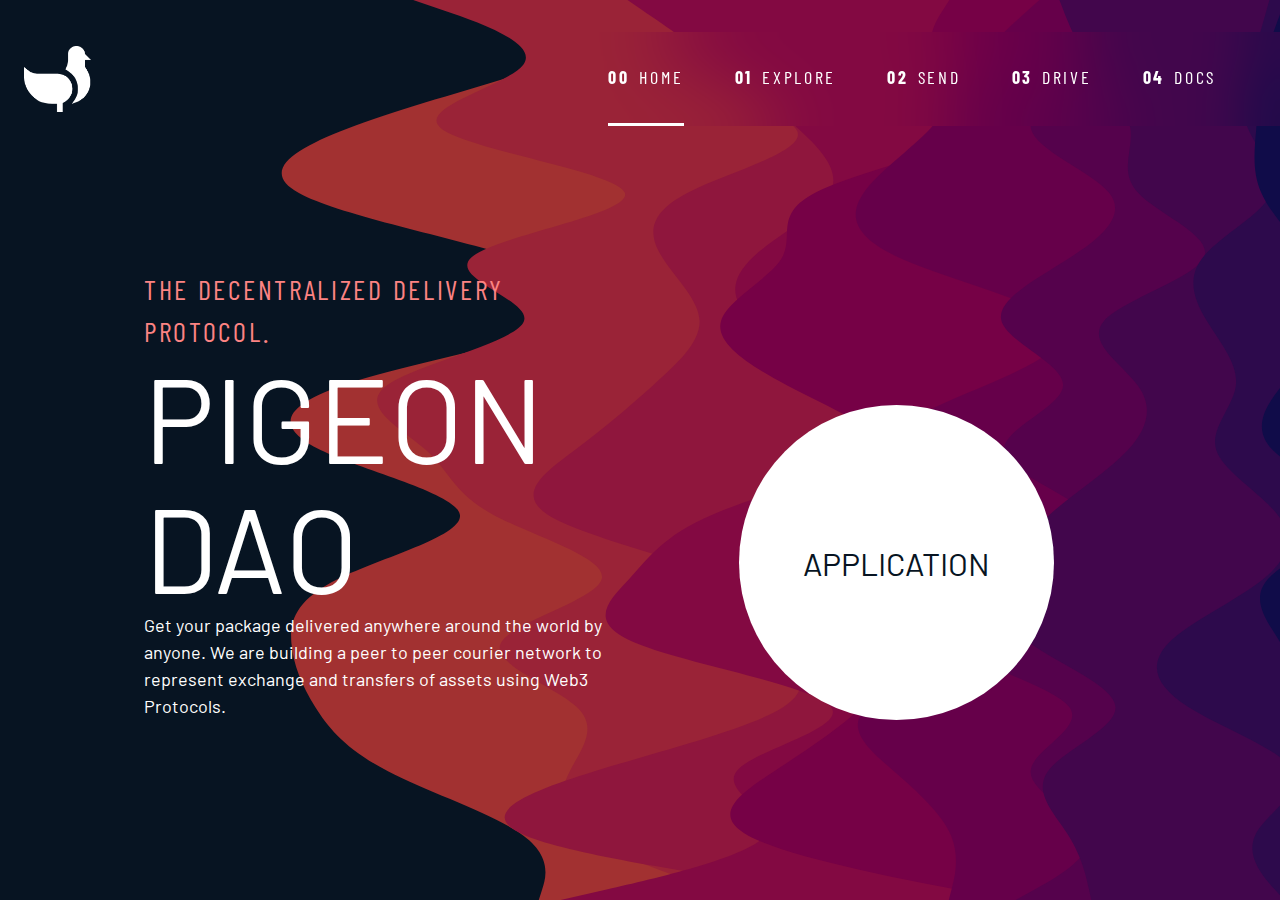
<file: starter-code/index.html>
<!DOCTYPE html>
<html lang="en">

<head>
  <meta charset="UTF-8">
  <meta name="viewport" content="width=device-width, initial-scale=1.0">

  <link rel="icon" type="image/png" sizes="32x32" href="./assets/favicon-32x32.png">
  <!-- Google fonts -->
  <link rel="preconnect" href="https://fonts.googleapis.com">
  <link rel="preconnect" href="https://fonts.gstatic.com" crossorigin>
  <link
    href="https://fonts.googleapis.com/css2?family=Barlow+Condensed:wght@400;700&family=Bellefair&family=Barlow:wght@400;700&display=swap"
    rel="stylesheet">
  <link href="https://fonts.googleapis.com/css2?family=Francois+One&family=Inter:wght@100;200;400;700;800&display=swap"
    rel="stylesheet" />
  <!-- Our custom CSS -->
  <link rel="stylesheet" href="index.css">
  <title>Pigeon DAO | Home of the Decentralized Courier Network</title>
  <script src="navigation.js" defer></script>
</head>


<body class="home">
  <a class="skip-to-content" href="#main">Skip to content</a>
  <header class="primary-header flex">
    <div>
      <img src="./assets/shared/logo.png" alt="Pigeon DAO logo" class="logo">
    </div>
    <button class="mobile-nav-toggle" aria-controls="primary-navigation"><span class="sr-only"
        aria-expanded="false">Menu</span></button>
    <nav>
      <ul id="primary-navigation" data-visible="false" class="primary-navigation underline-indicators flex">
        <li class="active"><a class="ff-sans-cond uppercase text-white letter-spacing-2" href="index.html"><span
              aria-hidden="true">00</span>Home</a>
        <li><a class="ff-sans-cond uppercase text-white letter-spacing-2" href="explore.html"><span
              aria-hidden="true">01</span>Explore</a>
        <li><a class="ff-sans-cond uppercase text-white letter-spacing-2" href="send.html"><span
              aria-hidden="true">02</span>Send</a>
        <li><a class="ff-sans-cond uppercase text-white letter-spacing-2" href="drive.html"><span
              aria-hidden="true">03</span>Drive</a>
        <li><a class="ff-sans-cond uppercase text-white letter-spacing-2" target="_blank"
            href="https://docs.pigeondao.org/"><span aria-hidden="true">04</span>Docs</a>
      </ul>
    </nav>
  </header>


  <main id="main" class="grid-container grid-container--home">

    <div>
      <h1 class="text-accent fs-500 ff-sans-cond uppercase letter-spacing-2">The decentralized delivery protocol.
      </h1>
      <span class="d-block fs-900 ff-serif text-white uppercase">Pigeon DAO</span>
      </h1>

      <p>Get your package delivered anywhere around the world by anyone. We are building a peer to peer courier network
        to represent exchange and transfers of assets using Web3 Protocols.</p>
    </div>
    <div>
      <a href="https://app.pigeondao.org/" class="large-button uppercase ff-serif text-dark bg-white">Application</a>
    </div>
  </main>



</body>

</html>
</file>
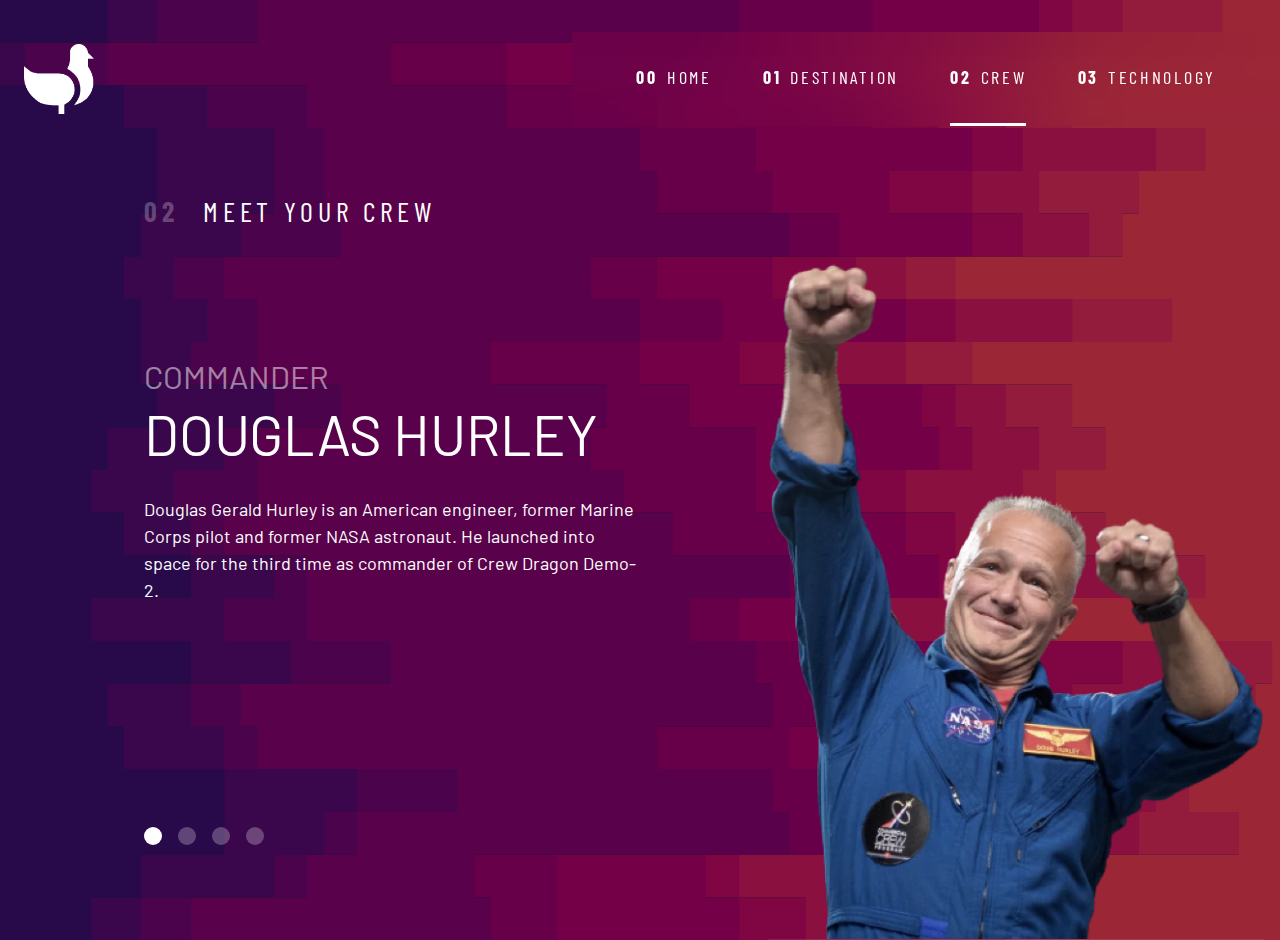
<file: starter-code/crew.html>
<!DOCTYPE html>
<html lang="en" data-theme="dark" style="color-scheme: dark;">

<head>
  <meta charset="UTF-8">
  <meta name="viewport" content="width=device-width, initial-scale=1.0">

  <link rel="icon" type="image/png" sizes="32x32" href="./assets/favicon-32x32.png">
  <!-- Google fonts -->
  <link rel="preconnect" href="https://fonts.googleapis.com">
  <link rel="preconnect" href="https://fonts.gstatic.com" crossorigin>
  <link
    href="https://fonts.googleapis.com/css2?family=Barlow+Condensed:wght@400;700&family=Bellefair&family=Barlow:wght@400;700&display=swap"
    rel="stylesheet">

  <!-- Our custom CSS -->
  <link rel="stylesheet" href="index.css">
  <title>Frontend Mentor | Space tourism website</title>
  <script src="navigation.js" defer></script>
  <script src="tabs.js" defer></script>
</head>

<body class="crew">
  <a class="skip-to-content" href="#main">Skip to content</a>
  <header class="primary-header flex">
    <div>
      <img src="./assets/shared/logo.png" alt="Pigeon DAO logo" class="logo">
    </div>
    <button class="mobile-nav-toggle" aria-controls="primary-navigation"><span class="sr-only"
        aria-expanded="false">Menu</span></button>
    <nav>
      <ul id="primary-navigation" data-visible="false" class="primary-navigation underline-indicators flex">
        <li><a class="ff-sans-cond uppercase text-white letter-spacing-2" href="index.html"><span
              aria-hidden="true">00</span>Home</a>
        <li><a class="ff-sans-cond uppercase text-white letter-spacing-2" href="destination.html"><span
              aria-hidden="true">01</span>Destination</a>
        <li class="active"><a class="ff-sans-cond uppercase text-white letter-spacing-2" href="crew.html"><span
              aria-hidden="true">02</span>Crew</a>
        <li><a class="ff-sans-cond uppercase text-white letter-spacing-2" href="technology.html"><span
              aria-hidden="true">03</span>Technology</a>
      </ul>
    </nav>
  </header>


  <main id="main" class="grid-container grid-container--crew flow">
    <h1 class="numbered-title"><span aria-hidden="true">02</span> Meet your crew</h1>





    <div class="dot-indicators flex" role="tablist" aria-label="crew member list">
      <button aria-selected="true" aria-controls="commander-tab" role="tab" data-image="commander-image"
        tabindex="0"><span class="sr-only">The commander</span></button>
      <button aria-selected="false" aria-controls="mission-tab" role="tab" data-image="mission-image"
        tabindex="-1"><span class="sr-only">The mission specialist</span></button>
      <button aria-selected="false" aria-controls="pilot-tab" role="tab" data-image="pilot-image" tabindex="-1"><span
          class="sr-only">The pilot</span></button>
      <button aria-selected="false" aria-controls="crew-tab" role="tab" data-image="crew-image" tabindex="-1"><span
          class="sr-only">The crew engineer</span></button>
    </div>

    <!-- commander -->
    <article class="crew-details flow" id="commander-tab" role="tabpanel" tabindex="0">
      <header class="flow flow--space-small">
        <h2 class="fs-600 ff-serif uppercase">Commander</h2>
        <p class="fs-700 uppercase ff-serif">Douglas Hurley</p>
      </header>
      <p>Douglas Gerald Hurley is an American engineer, former Marine Corps pilot
        and former NASA astronaut. He launched into space for the third time as
        commander of Crew Dragon Demo-2.</p>
    </article>

    <!-- mission specialist -->
    <article hidden class="crew-details flow" id="mission-tab" role="tabpanel" tabindex="0">
      <header class="flow flow--space-small">
        <h2 class="fs-600 ff-serif uppercase">Mission Specialist</h2>
        <p class="fs-700 uppercase ff-serif">Mark SHuttleworth</p>
      </header>
      <p>Mark Richard Shuttleworth is the founder and CEO of Canonical, the company behind
        the Linux-based Ubuntu operating system. Shuttleworth became the first South
        African to travel to space as a space tourist.</p>
    </article>

    <!-- pilot -->
    <article hidden class="crew-details flow" id="pilot-tab" role="tabpanel" tabindex="0">
      <header class="flow flow--space-small">
        <h2 class="fs-600 ff-serif uppercase">Pilot</h2>
        <p class="fs-700 uppercase ff-serif">Victor Glover</p>
      </header>
      <p>Pilot on the first operational flight of the SpaceX Crew Dragon to the
        International Space Station. Glover is a commander in the U.S. Navy where
        he pilots an F/A-18.He was a crew member of Expedition 64, and served as a
        station systems flight engineer.</p>
    </article>

    <!-- engineer -->
    <article hidden class="crew-details flow" id="crew-tab" role="tabpanel" tabindex="0">
      <header class="flow flow--space-small">
        <h2 class="fs-600 ff-serif uppercase">Flight Engineer</h2>
        <p class="fs-700 uppercase ff-serif">Anousheh Ansari</p>
      </header>
      <p>Anousheh Ansari is an Iranian American engineer and co-founder of Prodea Systems.
        Ansari was the fourth self-funded space tourist, the first self-funded woman to
        fly to the ISS, and the first Iranian in space.</p>
    </article>


    <picture id="commander-image">
      <source srcset="assets/crew/image-douglas-hurley.webp" type="image/webp">
      <img src="assets/crew/image-douglas-hurley.png" alt="Douglas Hurley">
    </picture>
    <picture hidden id="mission-image">
      <source srcset="assets/crew/image-mark-shuttleworth.webp" type="image/webp">
      <img src="assets/crew/image-mark-shuttleworth.png" alt="Douglas Hurley">
    </picture>
    <picture hidden id="pilot-image">
      <source srcset="assets/crew/image-victor-glover.webp" type="image/webp">
      <img src="assets/crew/image-victor-glover.png" alt="Douglas Hurley">
    </picture>
    <picture hidden id="crew-image">
      <source srcset="assets/crew/image-anousheh-ansari.webp" type="image/webp">
      <img src="assets/crew/image-anousheh-ansari.png" alt="Douglas Hurley">
    </picture>
  </main>
</body>

</html>
</file>
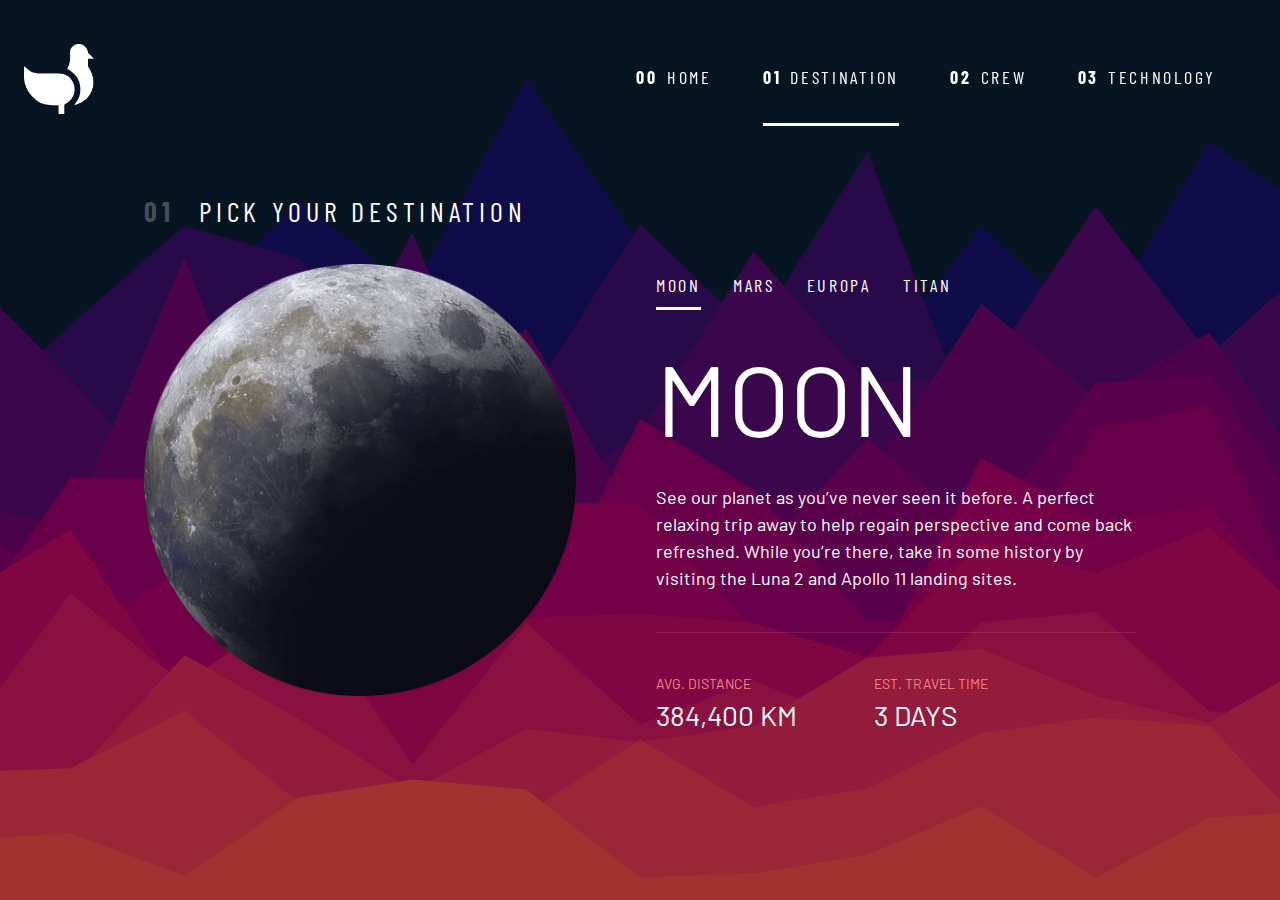
<file: starter-code/destination.html>
<!DOCTYPE html>
<html lang="en">

<head>
  <meta charset="UTF-8">
  <meta name="viewport" content="width=device-width, initial-scale=1.0">

  <link rel="icon" type="image/png" sizes="32x32" href="./assets/favicon-32x32.png">
  <!-- Google fonts -->
  <link rel="preconnect" href="https://fonts.googleapis.com">
  <link rel="preconnect" href="https://fonts.gstatic.com" crossorigin>
  <link
    href="https://fonts.googleapis.com/css2?family=Barlow+Condensed:wght@400;700&family=Bellefair&family=Barlow:wght@400;700&display=swap"
    rel="stylesheet">

  <!-- Our custom CSS -->
  <link rel="stylesheet" href="index.css">
  <title>Frontend Mentor | Space tourism website</title>
  <script src="navigation.js" defer></script>
  <script src="tabs.js" defer></script>
</head>

<body class="destination">
  <a class="skip-to-content" href="#main">Skip to content</a>
  <header class="primary-header flex">
    <div>
      <img src="./assets/shared/logo.png" alt="Pigeon DAO logo" class="logo">
    </div>
    <button class="mobile-nav-toggle" aria-controls="primary-navigation"><span class="sr-only"
        aria-expanded="false">Menu</span></button>
    <nav>
      <ul id="primary-navigation" data-visible="false" class="primary-navigation underline-indicators flex">
        <li><a class="ff-sans-cond uppercase text-white letter-spacing-2" href="index.html"><span
              aria-hidden="true">00</span>Home</a>
        <li class="active"><a class="ff-sans-cond uppercase text-white letter-spacing-2" href="destination.html"><span
              aria-hidden="true">01</span>Destination</a>
        <li><a class="ff-sans-cond uppercase text-white letter-spacing-2" href="crew.html"><span
              aria-hidden="true">02</span>Crew</a>
        <li><a class="ff-sans-cond uppercase text-white letter-spacing-2" href="technology.html"><span
              aria-hidden="true">03</span>Technology</a>
      </ul>
    </nav>
  </header>

  <main id="main" class="grid-container grid-container--destination flow">
    <h1 class="numbered-title"><span aria-hidden="true">01</span> Pick your destination</h1>




    <div class="tab-list underline-indicators flex" role="tablist" aria-label="destination list">
      <button aria-selected="true" role="tab" aria-controls="moon-tab"
        class="uppercase ff-sans-cond text-accent letter-spacing-2" tabindex="0" data-image="moon-image">Moon</button>
      <button aria-selected="false" role="tab" aria-controls="mars-tab"
        class="uppercase ff-sans-cond text-accent letter-spacing-2" tabindex="-1" data-image="mars-image">Mars</button>
      <button aria-selected="false" role="tab" aria-controls="europa-tab"
        class="uppercase ff-sans-cond text-accent letter-spacing-2" tabindex="-1"
        data-image="europa-image">Europa</button>
      <button aria-selected="false" role="tab" aria-controls="titan-tab"
        class="uppercase ff-sans-cond text-accent letter-spacing-2" tabindex="-1"
        data-image="titan-image">Titan</button>
    </div>

    <!-- The moon -->
    <article class="destination-info flow" id="moon-tab" tabindex="0" role="tabpanel">
      <h2 class="fs-800 uppercase ff-serif">Moon</h2>

      <p>See our planet as you’ve never seen it before. A perfect relaxing trip away to help
        regain perspective and come back refreshed. While you’re there, take in some history
        by visiting the Luna 2 and Apollo 11 landing sites.</p>

      <div class="destination-meta flex">
        <div>
          <h3 class="text-accent fs-200 uppercase">Avg. distance</h3>
          <p class="ff-serif uppercase">384,400 km</p>
        </div>
        <div>
          <h3 class="text-accent fs-200 uppercase">Est. travel time</h3>
          <p class="ff-serif uppercase">3 days</p>
        </div>
      </div>
    </article>

    <!-- Mars -->
    <article hidden class="destination-info flow" id="mars-tab" tabindex="0" role="tabpanel">
      <h2 class="fs-800 uppercase ff-serif">Mars</h2>

      <p>Don’t forget to pack your hiking boots. You’ll need them to tackle Olympus Mons,
        the tallest planetary mountain in our solar system. It’s two and a half times
        the size of Everest!</p>

      <div class="destination-meta flex">
        <div>
          <h3 class="text-accent fs-200 uppercase">Avg. distance</h3>
          <p class="ff-serif uppercase">225 mil. km</p>
        </div>
        <div>
          <h3 class="text-accent fs-200 uppercase">Est. travel time</h3>
          <p class="ff-serif uppercase">9 months</p>
        </div>
      </div>
    </article>

    <!-- Europa -->
    <article hidden class="destination-info flow" id="europa-tab" tabindex="0" role="tabpanel">
      <h2 class="fs-800 uppercase ff-serif">Europa</h2>

      <p>The smallest of the four Galilean moons orbiting Jupiter, Europa is a
        winter lover’s dream. With an icy surface, it’s perfect for a bit of
        ice skating, curling, hockey, or simple relaxation in your snug
        wintery cabin.</p>
      <div class="destination-meta flex">
        <div>
          <h3 class="text-accent fs-200 uppercase">Avg. distance</h3>
          <p class="ff-serif uppercase">628 mil. km</p>
        </div>
        <div>
          <h3 class="text-accent fs-200 uppercase">Est. travel time</h3>
          <p class="ff-serif uppercase">3 years</p>
        </div>
      </div>
    </article>

    <!-- Titan -->
    <article hidden class="destination-info flow" id="titan-tab" tabindex="0" role="tabpanel">
      <h2 class="fs-800 uppercase ff-serif">Titan</h2>

      <p>The only moon known to have a dense atmosphere other than Earth, Titan
        is a home away from home (just a few hundred degrees colder!). As a
        bonus, you get striking views of the Rings of Saturn.</p>

      <div class="destination-meta flex">
        <div>
          <h3 class="text-accent fs-200 uppercase">Avg. distance</h3>
          <p class="ff-serif uppercase">1.6 bil. km</p>
        </div>
        <div>
          <h3 class="text-accent fs-200 uppercase">Est. travel time</h3>
          <p class="ff-serif uppercase">7 years</p>
        </div>
      </div>
    </article>

    <picture id="moon-image">
      <source srcset="assets/destination/image-moon.webp" type="image/webp">
      <img src="assets/destination/image-moon.png" alt="the moon">
    </picture>
    <picture hidden id="mars-image">
      <source srcset="assets/destination/image-mars.webp" type="image/webp">
      <img src="assets/destination/image-mars.png" alt="the planet mars">
    </picture>
    <picture hidden id="europa-image">
      <source srcset="assets/destination/image-europa.webp" type="image/webp">
      <img src="assets/destination/image-europa.png" alt="the planet europa">
    </picture>
    <picture hidden id="titan-image">
      <source srcset="assets/destination/image-titan.webp" type="image/webp">
      <img src="assets/destination/image-titan.png" alt="the moon titan">
    </picture>
  </main>

  <body>



  </body>

</html>
</file>
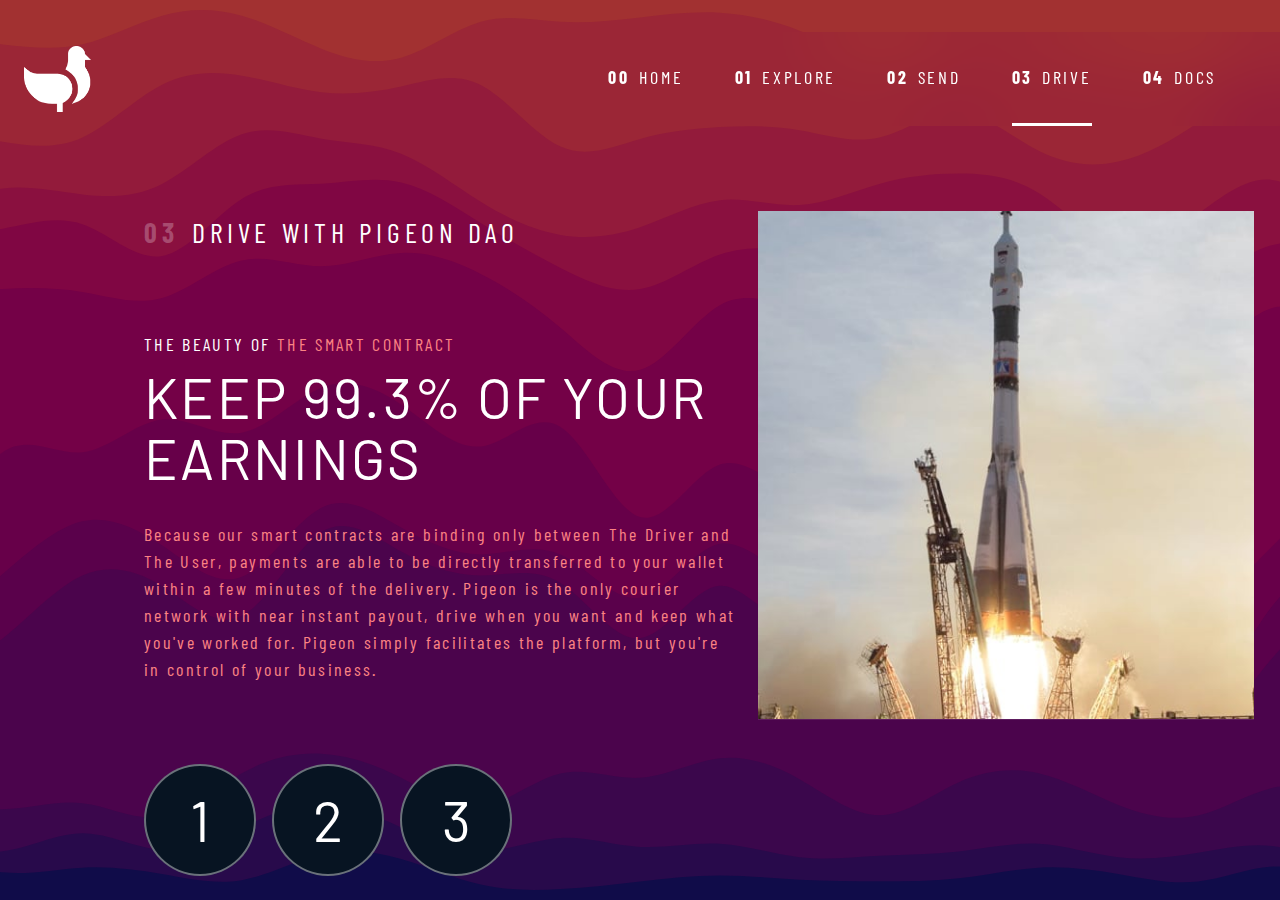
<file: starter-code/drive.html>
<!DOCTYPE html>
<html lang="en">

<head>
    <meta charset="UTF-8">
    <meta name="viewport" content="width=device-width, initial-scale=1.0">

    <link rel="icon" type="image/png" sizes="32x32" href="./assets/favicon-32x32.png">
    <!-- Google fonts -->
    <link rel="preconnect" href="https://fonts.googleapis.com">
    <link rel="preconnect" href="https://fonts.gstatic.com" crossorigin>
    <link
        href="https://fonts.googleapis.com/css2?family=Barlow+Condensed:wght@400;700&family=Bellefair&family=Barlow:wght@400;700&display=swap"
        rel="stylesheet">

    <!-- Our custom CSS -->
    <link rel="stylesheet" href="index.css">
    <title>Pigeon DAO | Drive and Deliver Packages</title>
    <script src="navigation.js" defer></script>
    <script src="tabs.js" defer></script>
</head>

<body class="technology">
    <a class="skip-to-content" href="#main">Skip to content</a>
    <header class="primary-header flex">
        <div>
            <img src="./assets/shared/logo.png" alt="Pigeon DAO logo" class="logo">
        </div>
        <button class="mobile-nav-toggle" aria-controls="primary-navigation"><span class="sr-only"
                aria-expanded="false">Menu</span></button>
        <nav>
            <ul id="primary-navigation" data-visible="false" class="primary-navigation underline-indicators flex">
                <li><a class="ff-sans-cond uppercase text-white letter-spacing-2" href="index.html"><span
                            aria-hidden="true">00</span>Home</a>
                <li><a class="ff-sans-cond uppercase text-white letter-spacing-2" href="explore.html"><span
                            aria-hidden="true">01</span>Explore</a>
                <li><a class="ff-sans-cond uppercase text-white letter-spacing-2" href="send.html"><span
                            aria-hidden="true">02</span>Send</a>
                <li class="active"><a class="ff-sans-cond uppercase text-white letter-spacing-2" href="drive.html"><span
                            aria-hidden="true">03</span>Drive</a>
                <li><a class="ff-sans-cond uppercase text-white letter-spacing-2" target="_blank"
                        href="https://docs.pigeondao.org/"><span aria-hidden="true">04</span>Docs</a>
            </ul>
        </nav>
    </header>





    <main id="main" class="grid-container grid-container--technology flow">
        <h1 class="numbered-title"><span aria-hidden="true">03</span>Drive with Pigeon DAO</h1>




        <div class="number-indicators flex" aria-label="Technology list" role="tablist">
            <button aria-selected="true" aria-controls="launch-tab" tabindex="0" role="tab"
                data-image="launch-image"><span class="sr-only">Launch
                    Vehicle</span>1</button>
            <button aria-selected="false" data-image="spaceport-image" tabindex="-1" aria-controls="spaceport-tab"
                role="tab" data-image="spaceport-image"><span class="sr-only">Spaceport</span>2</button>
            <button aria-selected="false" tabindex="-1" data-image="space-image" aria-controls="space-tab" role="tab"
                data-image="space-image"><span class="sr-only">Space
                    Capsule</span>3</button>

        </div>

        <!-- Launch Vehicle / 99.3% -->
        <article class="technology-details flow" id="launch-tab" role="tabpanel" tabindex="0">
            <header class="flow flow--space-small letter-spacing-3">

                <p class="fs-400 ff-sans-cond uppercase text-accent"><span class="text-white">The beauty of </span>The
                    Smart Contract</p>

                <h3 class="fs-700 uppercase ff-serif text-white">Keep 99.3% of your earnings</h3>
            </header>
            <p class="fs-400 text-accent ff-sans-cond letter-spacing-3">Because our smart contracts are binding only
                between The Driver and The User, payments are able to be directly transferred to your wallet within a
                few minutes of the delivery. Pigeon is the only courier network with near instant payout, drive when you
                want and keep what you've worked for. Pigeon simply facilitates the platform, but you're in control of
                your business.</p>
        </article>

        <!-- Spaceport -->
        <article hidden class="technology-details flow" id="spaceport-tab" role="tabpanel" tabindex="0">
            <header class="flow flow--space-small letter-spacing-3">
                <p class="fs-400 ff-sans-cond uppercase text-accent"><span class="text-white">The beauty of </span>The
                    DAO LLC</p>
                <h3 class="fs-700 uppercase ff-serif text-white">Own Pigeon & Become your own contractor</h3>
            </header>
            <p class="fs-400 text-accent ff-sans-cond letter-spacing-3">Because our DAO LLC is owned and operated
                through token distribution and ownership, drivers may receive compensation through our Utility coin, in
                which can represent voting power and ownership of the company and it's growth and direction. Our
                platform is made by the people, for the people.</p>
        </article>

        <!-- Space Capsule -->
        <article hidden class="technology-details flow" id="space-tab" role="tabpanel" tabindex="0">
            <header class="flow flow--space-small letter-spacing-3">
                <p class="fs-400 ff-sans-cond uppercase text-accent"><span class="text-white">The beauty of </span>The
                    Blockchain</p>
                <h3 class="fs-700 uppercase ff-serif text-white">Proof of Delivery</h3>
            </header>
            <p class="fs-400 text-accent ff-sans-cond letter-spacing-3">Although this concept may seem unneccessary for
                most, Pigeon stamps permanent proof of package delivery on the blockchain. This enables drivers like
                you, and millions more, to create an outstanding resumes with certainty that you have completed your
                fulfillment.</p>
        </article>



        <picture id="launch-image">
            <img src="assets/technology/image-launch-vehicle-portrait.jpg" alt="Space Launch Vehicle">
        </picture>
        <picture hidden id="spaceport-image">
            <img src="assets/technology/image-spaceport-portrait.jpg" alt="Spaceport Image">
        </picture>
        <picture hidden id="space-image">
            <img src="assets/technology/image-space-capsule-portrait.jpg" alt="Douglas Hurley">
        </picture>

    </main>
</body>

</html>
</file>
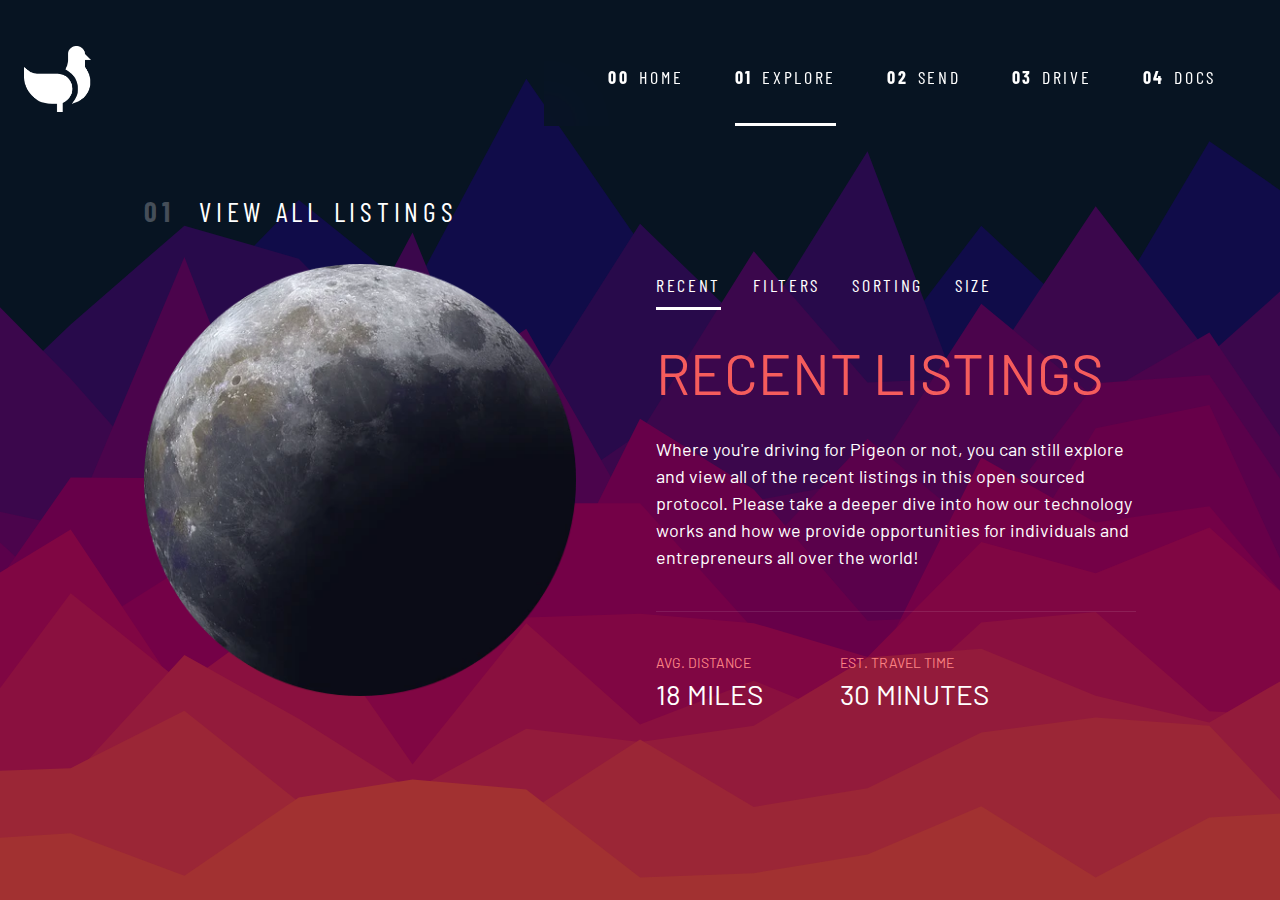
<file: starter-code/explore.html>
<!DOCTYPE html>
<html lang="en">

<head>
  <meta charset="UTF-8">
  <meta name="viewport" content="width=device-width, initial-scale=1.0">

  <link rel="icon" type="image/png" sizes="32x32" href="./assets/favicon-32x32.png">
  <!-- Google fonts -->
  <link rel="preconnect" href="https://fonts.googleapis.com">
  <link rel="preconnect" href="https://fonts.gstatic.com" crossorigin>
  <link
    href="https://fonts.googleapis.com/css2?family=Barlow+Condensed:wght@400;700&family=Bellefair&family=Barlow:wght@400;700&display=swap"
    rel="stylesheet">

  <!-- Our custom CSS -->
  <link rel="stylesheet" href="index.css">
  <title>Pigeon DAO | Explore Listings</title>
  <script src="navigation.js" defer></script>
  <script src="tabs.js" defer></script>
</head>

<body class="destination">
  <a class="skip-to-content" href="#main">Skip to content</a>
  <header class="primary-header flex">
    <div>
      <img src="./assets/shared/logo.png" alt="Pigeon DAO logo" class="logo">
    </div>
    <button class="mobile-nav-toggle" aria-controls="primary-navigation"><span class="sr-only"
        aria-expanded="false">Menu</span></button>
    <nav>
      <ul id="primary-navigation" data-visible="false" class="primary-navigation underline-indicators flex">
        <li><a class="ff-sans-cond uppercase text-white letter-spacing-2" href="index.html"><span
              aria-hidden="true">00</span>Home</a>
        <li class="active"><a class="ff-sans-cond uppercase text-white letter-spacing-2" href="explore.html"><span
              aria-hidden="true">01</span>Explore</a>
        <li><a class="ff-sans-cond uppercase text-white letter-spacing-2" href="send.html"><span
              aria-hidden="true">02</span>Send</a>
        <li><a class="ff-sans-cond uppercase text-white letter-spacing-2" href="drive.html"><span
              aria-hidden="true">03</span>Drive</a>
        <li><a class="ff-sans-cond uppercase text-white letter-spacing-2" target="_blank"
            href="https://docs.pigeondao.org/"><span aria-hidden="true">04</span>Docs</a>
      </ul>
    </nav>
  </header>

  <main id="main" class="grid-container grid-container--destination flow">
    <!-- Create 4 icons to view all listings - 1. Packages 2. Food off the shelf? 3. Commercial 4. Industrial -->
    <h1 class="numbered-title"><span aria-hidden="true">01</span> View all listings</h1>




    <div class="tab-list underline-indicators flex" role="tablist" aria-label="destination list">
      <button aria-selected="true" role="tab" aria-controls="moon-tab"
        class="uppercase ff-sans-cond text-accent letter-spacing-2" tabindex="0" data-image="moon-image">Recent</button>
      <button aria-selected="false" role="tab" aria-controls="mars-tab"
        class="uppercase ff-sans-cond text-accent letter-spacing-2" tabindex="-1"
        data-image="mars-image">Filters</button>
      <button aria-selected="false" role="tab" aria-controls="europa-tab"
        class="uppercase ff-sans-cond text-accent letter-spacing-2" tabindex="-1"
        data-image="europa-image">Sorting</button>
      <button aria-selected="false" role="tab" aria-controls="titan-tab"
        class="uppercase ff-sans-cond text-accent letter-spacing-2" tabindex="-1" data-image="titan-image">Size</button>
    </div>

    <!-- The moon / Recent Listings -->
    <article class="destination-info flow" id="moon-tab" tabindex="0" role="tabpanel">
      <h2 class="fs-700 uppercase text-secondary ff-serif">Recent Listings</h2>

      <p>Where you're driving for Pigeon or not, you can still explore and view all of the recent listings in this open
        sourced protocol. Please take a deeper dive into how our technology works and how we provide opportunities for
        individuals and entrepreneurs all over the world!</p>

      <div class="destination-meta flex">
        <div>
          <h3 class="text-accent fs-200 uppercase">Avg. distance</h3>
          <p class="ff-serif uppercase">18 Miles</p>
        </div>
        <div>
          <h3 class="text-accent fs-200 uppercase">Est. travel time</h3>
          <p class="ff-serif uppercase">30 Minutes</p>
        </div>

      </div>
    </article>

    <!-- Mars / Filters -->
    <article hidden class="destination-info flow" id="mars-tab" tabindex="0" role="tabpanel">
      <h2 class="fs-700 uppercase text-secondary ff-serif">Filters</h2>

      <p>You're able to filter packages by selecting through an array of options, ranging from the price of the
        delivery, overall distance, package weight and if the package has special instructions.</p>

      <div class="destination-meta flex">
        <div>
          <h3 class="text-accent fs-200 uppercase">Avg. distance</h3>
          <p class="ff-serif uppercase">225 mil. km</p>
        </div>
        <div>
          <h3 class="text-accent fs-200 uppercase">Est. travel time</h3>
          <p class="ff-serif uppercase">9 months</p>
        </div>
      </div>
    </article>

    <!-- Europa / Sorting & Regions -->
    <article hidden class="destination-info flow" id="europa-tab" tabindex="0" role="tabpanel">
      <h2 class="fs-700 uppercase text-secondary ff-serif">Sorting & Regions</h2>

      <p>Because this dApp is built entirely for global usage to ensure individuals have the freedom to deliver, you're
        able to select which region to explore packages, and you may still be able fulfill those deliveries if you're a
        driver. Earn and travel the world!</p>
      <div class="destination-meta flex">
        <div>
          <h3 class="text-accent fs-200 uppercase">Avg. distance</h3>
          <p class="ff-serif uppercase">628 mil. km</p>
        </div>
        <div>
          <h3 class="text-accent fs-200 uppercase">Est. travel time</h3>
          <p class="ff-serif uppercase">3 years</p>
        </div>
      </div>
    </article>

    <!-- Titan / Package Sizes -->
    <article hidden class="destination-info flow" id="titan-tab" tabindex="0" role="tabpanel">
      <h2 class="fs-700 uppercase text-secondary ff-serif">Package Sizes</h2>

      <p>Pigeon automatically filters out packages for drivers determined on the package size and the drivers
        requirements, however you may still explore the listings and register to be eligible to fulfill any sized
        package!</p>

      <div class="destination-meta flex">
        <div>
          <h3 class="text-accent fs-200 uppercase">Avg. distance</h3>
          <p class="ff-serif uppercase">1.6 bil. km</p>
        </div>
        <div>
          <h3 class="text-accent fs-200 uppercase">Est. travel time</h3>
          <p class="ff-serif uppercase">7 years</p>
        </div>
      </div>
    </article>

    <picture id="moon-image">
      <source srcset="assets/destination/image-moon.webp" type="image/webp">
      <img src="assets/destination/image-moon.png" alt="the moon">
    </picture>
    <picture hidden id="mars-image">
      <source srcset="assets/destination/image-mars.webp" type="image/webp">
      <img src="assets/destination/image-mars.png" alt="the planet mars">
    </picture>
    <picture hidden id="europa-image">
      <source srcset="assets/destination/image-europa.webp" type="image/webp">
      <img src="assets/destination/image-europa.png" alt="the planet europa">
    </picture>
    <picture hidden id="titan-image">
      <source srcset="assets/destination/image-titan.webp" type="image/webp">
      <img src="assets/destination/image-titan.png" alt="the moon titan">
    </picture>
  </main>

  <body>



  </body>

</html>
</file>
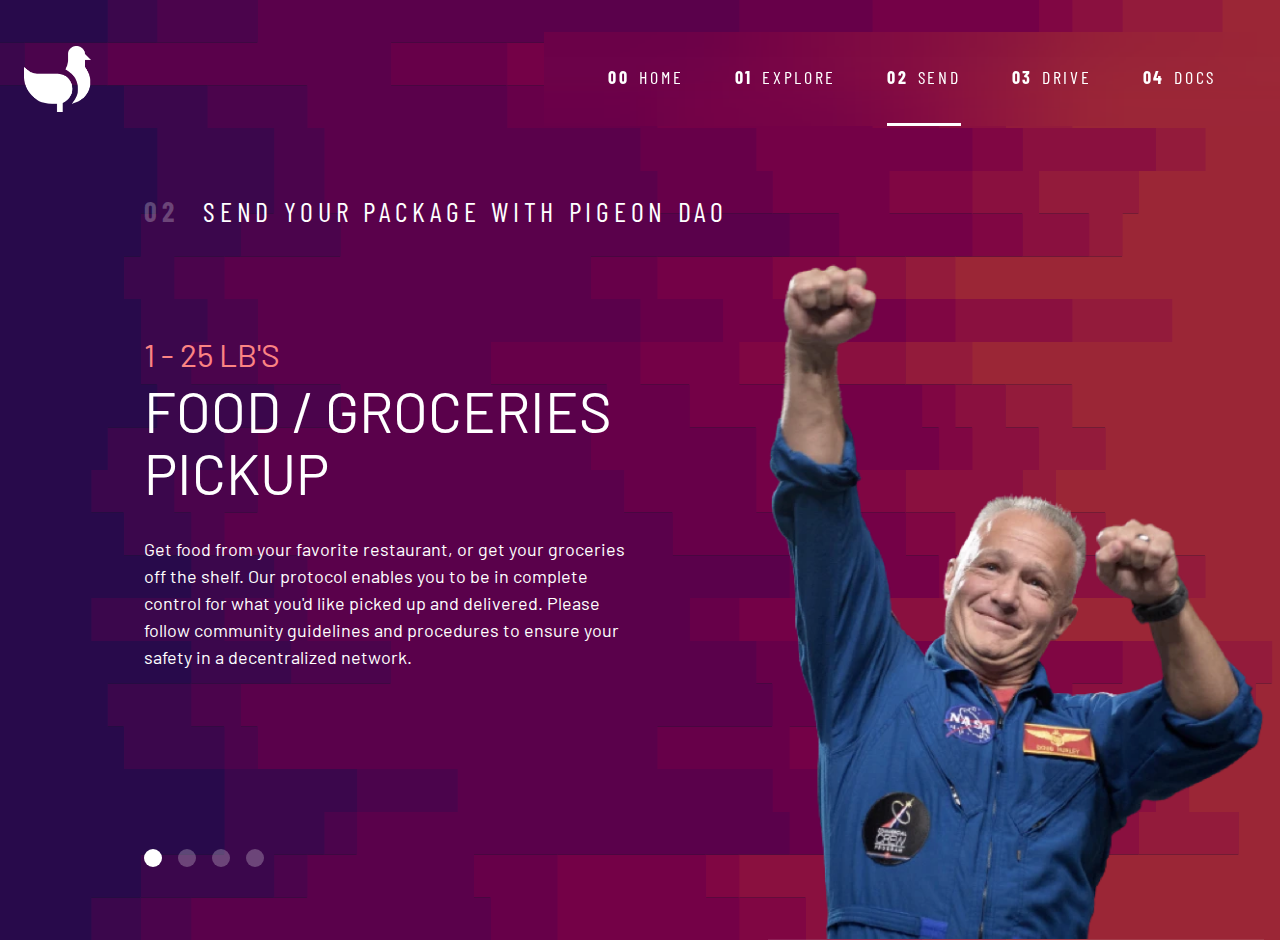
<file: starter-code/send.html>
<!DOCTYPE html>
<html lang="en" data-theme="dark" style="color-scheme: dark;">

<head>
  <meta charset="UTF-8">
  <meta name="viewport" content="width=device-width, initial-scale=1.0">

  <link rel="icon" type="image/png" sizes="32x32" href="./assets/favicon-32x32.png">
  <!-- Google fonts -->
  <link rel="preconnect" href="https://fonts.googleapis.com">
  <link rel="preconnect" href="https://fonts.gstatic.com" crossorigin>
  <link
    href="https://fonts.googleapis.com/css2?family=Barlow+Condensed:wght@400;700&family=Bellefair&family=Barlow:wght@400;700&display=swap"
    rel="stylesheet">

  <!-- Our custom CSS -->
  <link rel="stylesheet" href="index.css">
  <title>Pigeon DAO | Send Packages & Other Services</title>
  <script src="navigation.js" defer></script>
  <script src="tabs.js" defer></script>
</head>

<body class="crew">
  <a class="skip-to-content" href="#main">Skip to content</a>
  <header class="primary-header flex">
    <div>
      <img src="./assets/shared/logo.png" alt="Pigeon DAO logo" class="logo">
    </div>
    <button class="mobile-nav-toggle" aria-controls="primary-navigation"><span class="sr-only"
        aria-expanded="false">Menu</span></button>
    <nav>
      <ul id="primary-navigation" data-visible="false" class="primary-navigation underline-indicators flex">
        <li><a class="ff-sans-cond uppercase text-white letter-spacing-2" href="index.html"><span
              aria-hidden="true">00</span>Home</a>
        <li><a class="ff-sans-cond uppercase text-white letter-spacing-2" href="explore.html"><span
              aria-hidden="true">01</span>Explore</a>
        <li class="active"><a class="ff-sans-cond uppercase text-white letter-spacing-2" href="send.html"><span
              aria-hidden="true">02</span>Send</a>
        <li><a class="ff-sans-cond uppercase text-white letter-spacing-2" href="drive.html"><span
              aria-hidden="true">03</span>Drive</a>
        <li><a class="ff-sans-cond uppercase text-white letter-spacing-2" target="_blank"
            href="https://docs.pigeondao.org/"><span aria-hidden="true">04</span>Docs</a>
      </ul>
    </nav>
  </header>


  <main id="main" class="grid-container grid-container--crew flow">
    <h1 class="numbered-title"><span aria-hidden="true">02</span> Send your package with Pigeon DAO</h1>





    <div class="dot-indicators flex" role="tablist" aria-label="crew member list">
      <button aria-selected="true" aria-controls="commander-tab" role="tab" data-image="commander-image"
        tabindex="0"><span class="sr-only">The commander</span></button>
      <button aria-selected="false" aria-controls="mission-tab" role="tab" data-image="mission-image"
        tabindex="-1"><span class="sr-only">The mission specialist</span></button>
      <button aria-selected="false" aria-controls="pilot-tab" role="tab" data-image="pilot-image" tabindex="-1"><span
          class="sr-only">The pilot</span></button>
      <button aria-selected="false" aria-controls="crew-tab" role="tab" data-image="crew-image" tabindex="-1"><span
          class="sr-only">The crew engineer</span></button>
    </div>

    <!-- 1-25LBs -->
    <article class="crew-details flow" id="commander-tab" role="tabpanel" tabindex="0">
      <header class="flow flow--space-small">
        <h3 class="text-accent fs-600 ff-serif uppercase">1 - 25 LB's</h3>
        <p class="fs-700 uppercase ff-serif">Food / Groceries Pickup</p>
      </header>
      <p>Get food from your favorite restaurant, or get your groceries off the shelf. Our protocol enables you to be in
        complete control for what you'd like picked up and delivered. Please follow community guidelines and procedures
        to ensure your safety in a decentralized network.</p>
    </article>

    <!-- mission specialist -->
    <article hidden class="crew-details flow" id="mission-tab" role="tabpanel" tabindex="0">
      <header class="flow flow--space-small">
        <h3 class="text-accent fs-600 ff-serif uppercase">1 - 75 LB's</h3>
        <p class="fs-700 uppercase ff-serif">Packages / Commerce </p>
      </header>
      <p>The core mission of Pigeon DAO is to be able to successfully and consistently deliver your packages and your
        commerce to your clients, customers, friends and family. Let us enable your business to utilize crypto while
        providing often same day deliveries and immediate payments to your courier. </p>
    </article>

    <!-- pilot -->
    <article hidden class="crew-details flow" id="pilot-tab" role="tabpanel" tabindex="0">
      <header class="flow flow--space-small">
        <h3 class="text-accent fs-600 ff-serif uppercase">1 - 250+ LB's</h3>
        <p class="fs-700 uppercase ff-serif">Business Commerce / Pallets</p>
      </header>
      <p>Drivers may often use a truck or trailer bed to ensure your commerce and pallets are delivered promptly. If you
        need access to an open bed vehicle, you're in complete control of who delivers for you, just select which driver
        you'd like to work with.</p>
    </article>

    <!-- engineer -->
    <article hidden class="crew-details flow" id="crew-tab" role="tabpanel" tabindex="0">
      <header class="flow flow--space-small">
        <h3 class="text-accent fs-600 ff-serif uppercase">100+ LB's </h3>
        <p class="fs-700 uppercase ff-serif">Industrial Equipment and Commerce</p>
      </header>
      <p>As Pigeon continues to develop and grow into a globally sustainable courier network, couriers and CDL truckers
        may provide larger vehicles and more space required for your industrial goods, materials and equipments to be
        safely transported, please provide specific requirements when listing a larger sized package.</p>
    </article>


    <picture id="commander-image">
      <source srcset="assets/crew/image-douglas-hurley.webp" type="image/webp">
      <img src="assets/crew/image-douglas-hurley.png" alt="Douglas Hurley">
    </picture>
    <picture hidden id="mission-image">
      <source srcset="assets/crew/image-mark-shuttleworth.webp" type="image/webp">
      <img src="assets/crew/image-mark-shuttleworth.png" alt="Douglas Hurley">
    </picture>
    <picture hidden id="pilot-image">
      <source srcset="assets/crew/image-victor-glover.webp" type="image/webp">
      <img src="assets/crew/image-victor-glover.png" alt="Douglas Hurley">
    </picture>
    <picture hidden id="crew-image">
      <source srcset="assets/crew/image-anousheh-ansari.webp" type="image/webp">
      <img src="assets/crew/image-anousheh-ansari.png" alt="Douglas Hurley">
    </picture>
  </main>
</body>

</html>
</file>
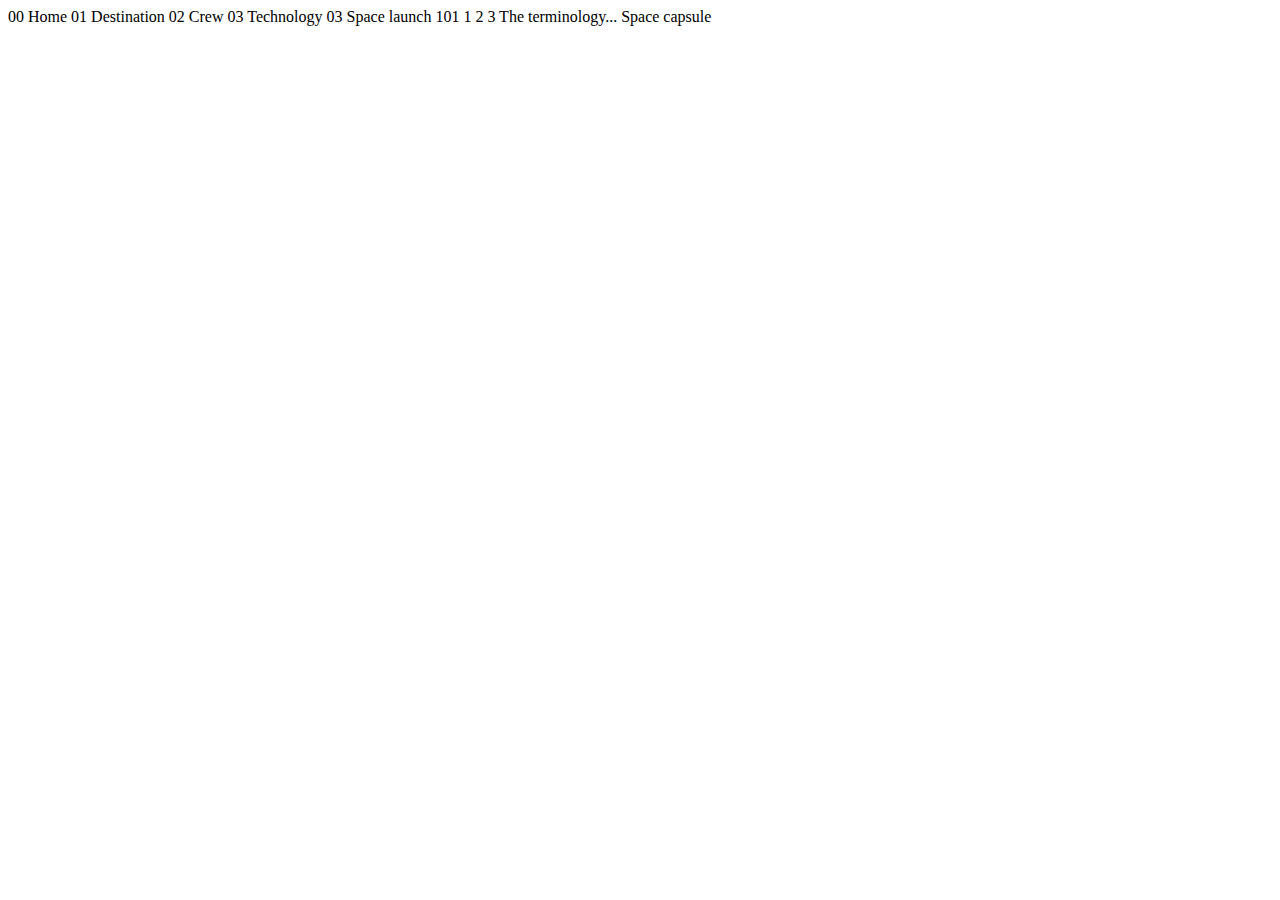
<file: starter-code/technology-capsule.html>
<!DOCTYPE html>
<html lang="en">
<head>
  <meta charset="UTF-8">
  <meta name="viewport" content="width=device-width, initial-scale=1.0">

  <link rel="icon" type="image/png" sizes="32x32" href="./assets/favicon-32x32.png">
  
  <title>Frontend Mentor | Space tourism website</title>
</head>
<body>

  00 Home
  01 Destination
  02 Crew
  03 Technology

  03 Space launch 101

  1
  2
  3

  The terminology...
  Space capsule


</body>
</html>
</file>
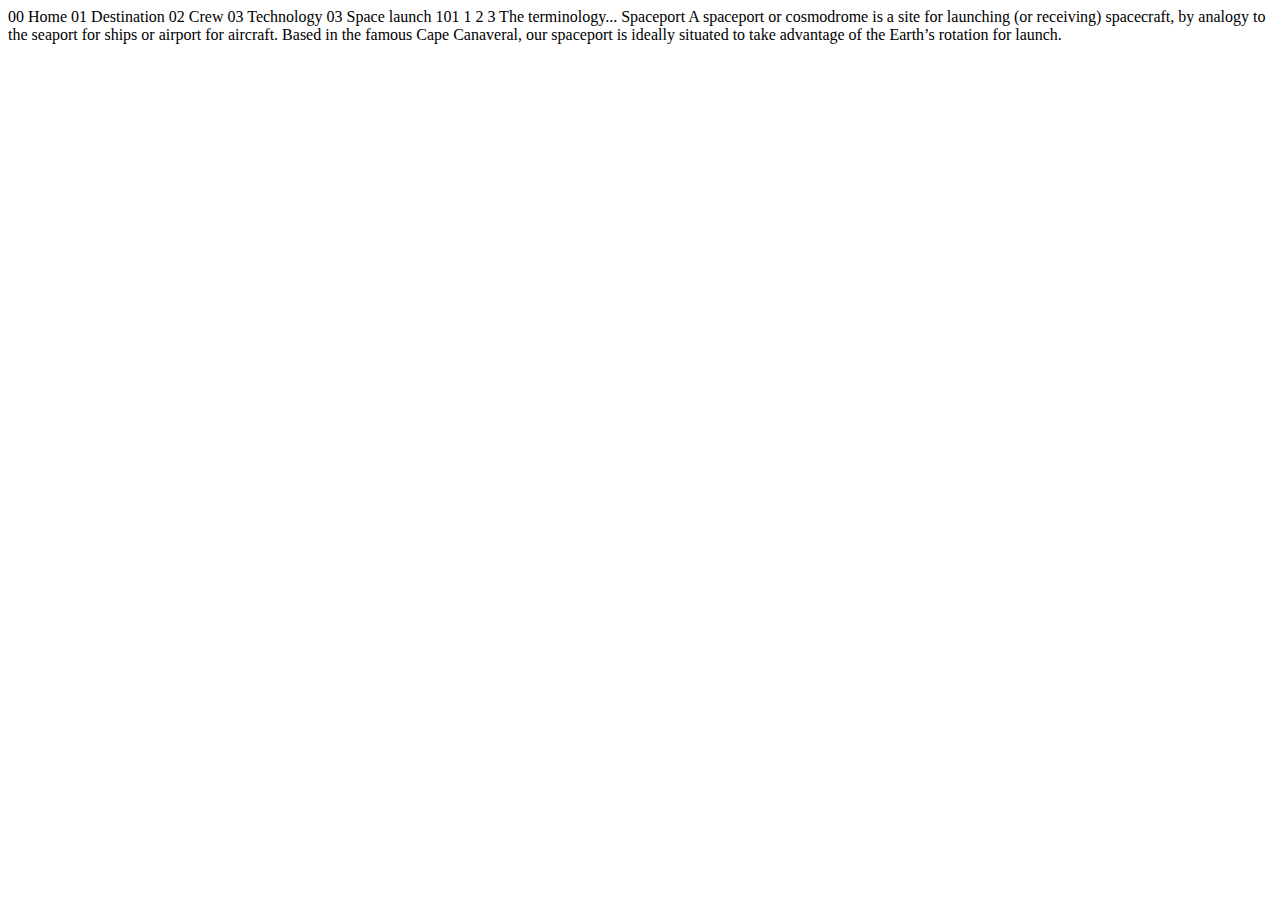
<file: starter-code/technology-spaceport.html>
<!DOCTYPE html>
<html lang="en">
<head>
  <meta charset="UTF-8">
  <meta name="viewport" content="width=device-width, initial-scale=1.0">

  <link rel="icon" type="image/png" sizes="32x32" href="./assets/favicon-32x32.png">
  
  <title>Frontend Mentor | Space tourism website</title>
</head>
<body>

  00 Home
  01 Destination
  02 Crew
  03 Technology

  03 Space launch 101

  1
  2
  3

  The terminology...
  Spaceport

  A spaceport or cosmodrome is a site for launching (or receiving) spacecraft, 
  by analogy to the seaport for ships or airport for aircraft. Based in the 
  famous Cape Canaveral, our spaceport is ideally situated to take advantage 
  of the Earth’s rotation for launch.
</body>
</html>
</file>
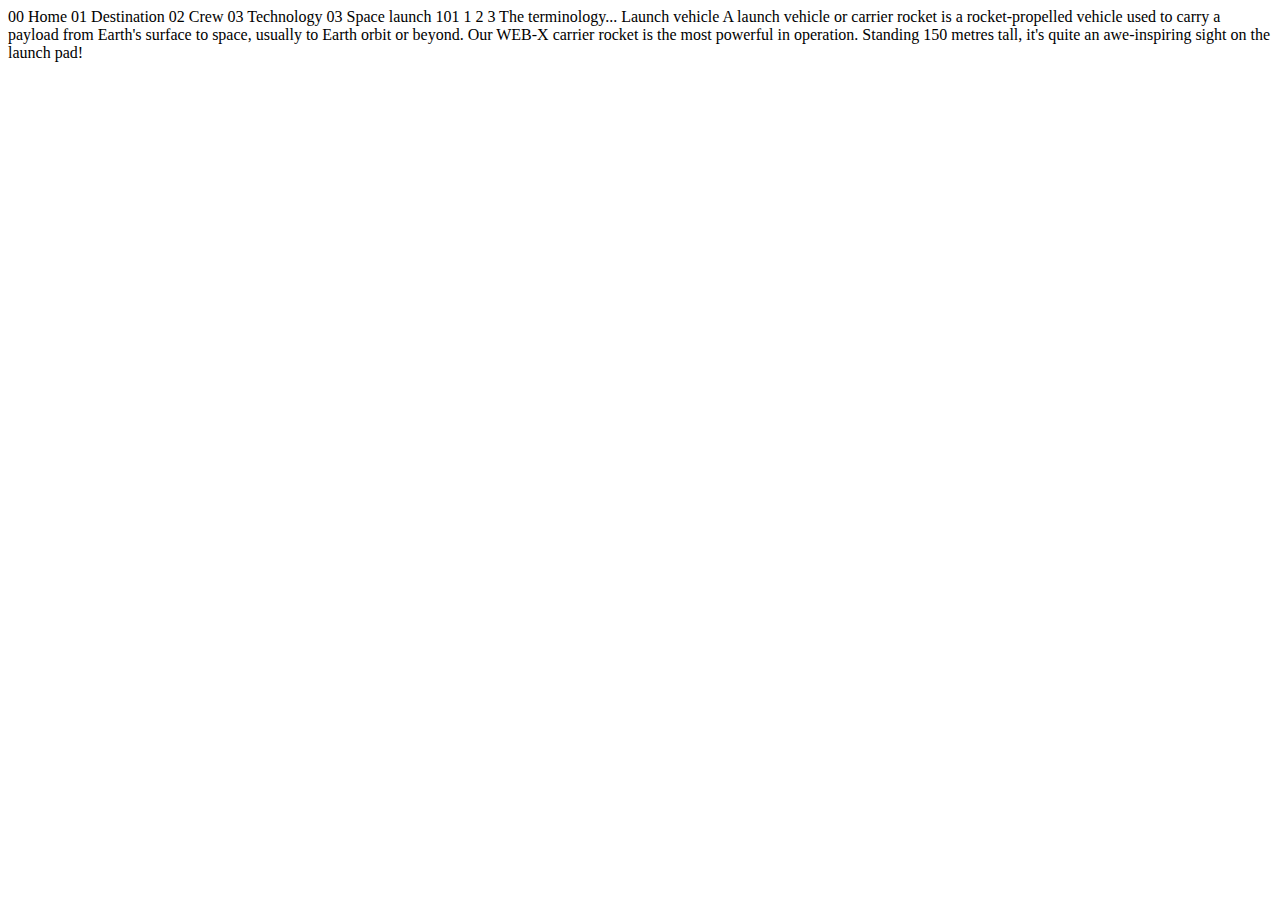
<file: starter-code/technology-vehicle.html>
<!DOCTYPE html>
<html lang="en">
<head>
  <meta charset="UTF-8">
  <meta name="viewport" content="width=device-width, initial-scale=1.0">

  <link rel="icon" type="image/png" sizes="32x32" href="./assets/favicon-32x32.png">
  
  <title>Frontend Mentor | Space tourism website</title>
</head>
<body>

  00 Home
  01 Destination
  02 Crew
  03 Technology

  03 Space launch 101

  1
  2
  3

  The terminology...
  Launch vehicle

  A launch vehicle or carrier rocket is a rocket-propelled vehicle used to carry a 
  payload from Earth's surface to space, usually to Earth orbit or beyond. Our 
  WEB-X carrier rocket is the most powerful in operation. Standing 150 metres tall, 
  it's quite an awe-inspiring sight on the launch pad!
</body>
</html>
</file>
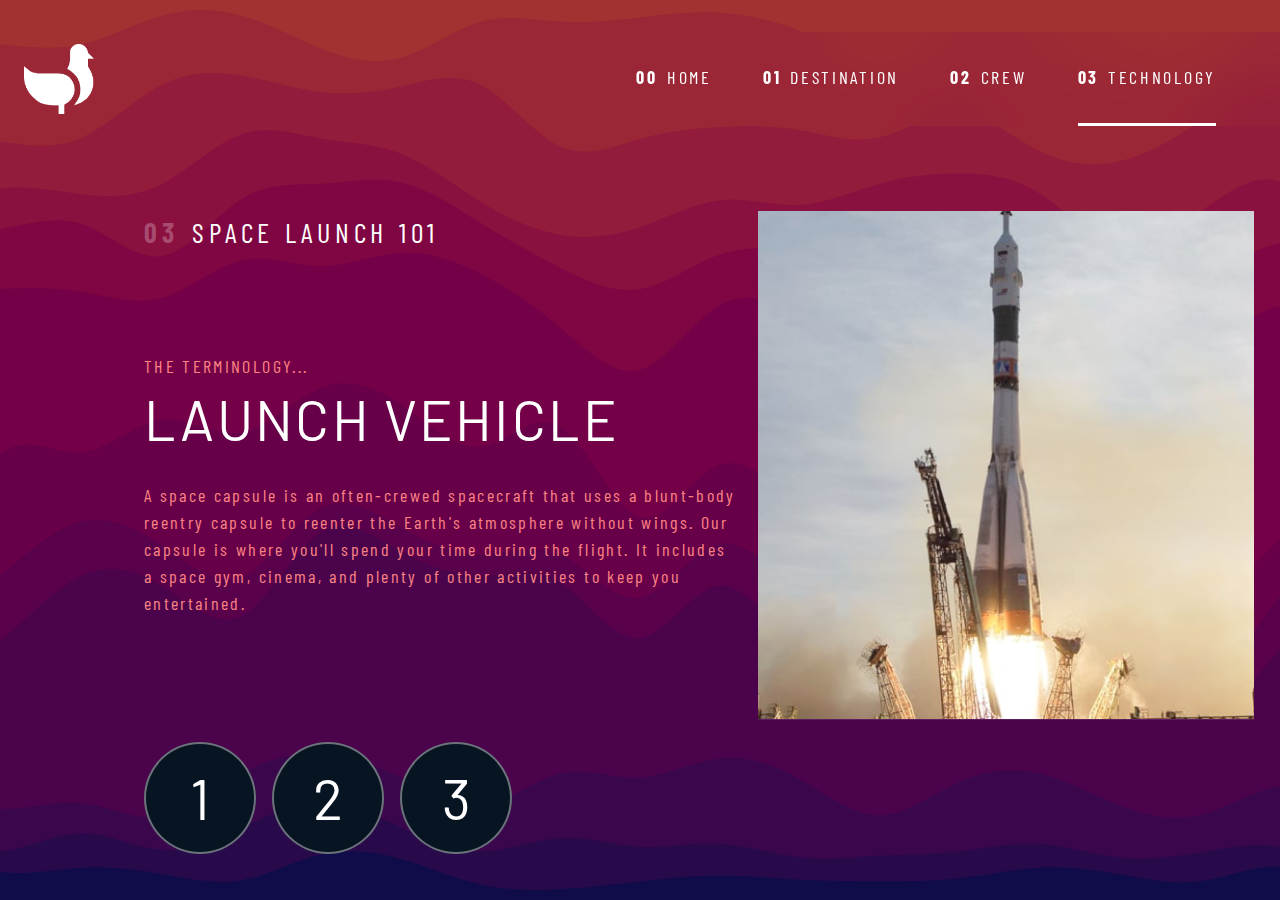
<file: starter-code/technology.html>
<!DOCTYPE html>
<html lang="en">

<head>
    <meta charset="UTF-8">
    <meta name="viewport" content="width=device-width, initial-scale=1.0">

    <link rel="icon" type="image/png" sizes="32x32" href="./assets/favicon-32x32.png">
    <!-- Google fonts -->
    <link rel="preconnect" href="https://fonts.googleapis.com">
    <link rel="preconnect" href="https://fonts.gstatic.com" crossorigin>
    <link
        href="https://fonts.googleapis.com/css2?family=Barlow+Condensed:wght@400;700&family=Bellefair&family=Barlow:wght@400;700&display=swap"
        rel="stylesheet">

    <!-- Our custom CSS -->
    <link rel="stylesheet" href="index.css">
    <title>Frontend Mentor | Space tourism website</title>
    <script src="navigation.js" defer></script>
    <script src="tabs.js" defer></script>
</head>

<body class="technology">
    <a class="skip-to-content" href="#main">Skip to content</a>
    <header class="primary-header flex">
        <div>
            <img src="./assets/shared/logo.png" alt="Pigeon DAO logo" class="logo">
        </div>
        <button class="mobile-nav-toggle" aria-controls="primary-navigation"><span class="sr-only"
                aria-expanded="false">Menu</span></button>
        <nav>
            <ul id="primary-navigation" data-visible="false" class="primary-navigation underline-indicators flex">
                <li><a class="ff-sans-cond uppercase text-white letter-spacing-2" href="index.html"><span
                            aria-hidden="true">00</span>Home</a>
                <li><a class="ff-sans-cond uppercase text-white letter-spacing-2" href="destination.html"><span
                            aria-hidden="true">01</span>Destination</a>
                <li><a class="ff-sans-cond uppercase text-white letter-spacing-2" href="crew.html"><span
                            aria-hidden="true">02</span>Crew</a>
                <li class="active"><a class="ff-sans-cond uppercase text-white letter-spacing-2"
                        href="technology.html"><span aria-hidden="true">03</span>Technology</a>
            </ul>
        </nav>
    </header>





    <main id="main" class="grid-container grid-container--technology flow">
        <h1 class="numbered-title"><span aria-hidden="true">03</span>Space Launch 101</h1>




        <div class="number-indicators flex" aria-label="Technology list" role="tablist">
            <button aria-selected="true" aria-controls="launch-tab" tabindex="0" role="tab"
                data-image="launch-image"><span class="sr-only">Launch
                    Vehicle</span>1</button>
            <button aria-selected="false" data-image="spaceport-image" tabindex="-1" aria-controls="spaceport-tab"
                role="tab" data-image="spaceport-image"><span class="sr-only">Spaceport</span>2</button>
            <button aria-selected="false" tabindex="-1" data-image="space-image" aria-controls="space-tab" role="tab"
                data-image="space-image"><span class="sr-only">Space
                    Capsule</span>3</button>

        </div>

        <!-- Launch Vehicle -->
        <article class="technology-details flow" id="launch-tab" role="tabpanel" tabindex="0">
            <header class="flow flow--space-small letter-spacing-3">
                <p class="fs-400 ff-sans-cond uppercase text-accent">The Terminology...</p>
                <h1 class="fs-700 uppercase ff-serif text-white">Launch Vehicle</h1>
            </header>
            <p class="fs-400 text-accent ff-sans-cond letter-spacing-3">A space capsule is an often-crewed spacecraft
                that uses a blunt-body reentry
                capsule to reenter the Earth's atmosphere without wings. Our capsule is where
                you'll spend your time during the flight. It includes a space gym, cinema,
                and plenty of other activities to keep you entertained.</p>
        </article>

        <!-- Spaceport -->
        <article hidden class="technology-details flow" id="spaceport-tab" role="tabpanel" tabindex="0">
            <header class="flow flow--space-small letter-spacing-3">
                <p class="fs-400 ff-sans-cond uppercase text-accent">The Terminology...</p>
                <h1 class="fs-700 uppercase ff-serif text-white">Spaceport</h1>
            </header>
            <p class="fs-400 text-accent ff-sans-cond letter-spacing-3">A spaceport or cosmodrome is a site for
                launching (or receiving) spacecraft,
                by analogy to the seaport for ships or airport for aircraft. Based in the
                famous Cape Canaveral, our spaceport is ideally situated to take advantage
                of the Earth’s rotation for launch.</p>
        </article>

        <!-- Space Capsule -->
        <article hidden class="technology-details flow" id="space-tab" role="tabpanel" tabindex="0">
            <header class="flow flow--space-small letter-spacing-3">
                <p class="fs-400 ff-sans-cond uppercase text-accent">The Terminology...</p>
                <h1 class="fs-700 uppercase ff-serif text-white">Space capsule</h1>
            </header>
            <p class="fs-400 text-accent ff-sans-cond letter-spacing-3">A space capsule is an often-technologyed
                spacecraft
                that uses a
                blunt-body
                reentry
                capsule to reenter the Earth's atmosphere without wings. Our capsule is where
                you'll spend your time during the flight. It includes a space gym, cinema,
                and plenty of other activities to keep you entertained.</p>
        </article>



        <picture id="launch-image">
            <img src="assets/technology/image-launch-vehicle-portrait.jpg" alt="Space Launch Vehicle">
        </picture>
        <picture hidden id="spaceport-image">
            <img src="assets/technology/image-spaceport-portrait.jpg" alt="Spaceport Image">
        </picture>
        <picture hidden id="space-image">
            <img src="assets/technology/image-space-capsule-portrait.jpg" alt="Douglas Hurley">
        </picture>

    </main>
</body>

</html>
</file>
<file: starter-code/index.css>
/* Notes:  */
/* .class[attributes-of-class]  */

/* ------------------- */
/* Custom properties   */
/* ------------------- */

:root {
  /* colors */

  /* BLUE DESIGN SYSTEM */
  /* --clr-background: 212, 65%, 8%;
  --clr-dark: 212, 65%, 8%;
  --clr-darkblue: 194, 73%, 36%;
  --clr-primary: 200, 66%, 69%;
  --clr-secondary: 189, 63%, 36%;
  --clr-paragraph: 214, 20%, 69%;
  --clr-white: 0 0% 100%; */

  /* RED DESIGN SYSTEM */
  --clr-background: 212, 65%, 8%;
  --clr-dark: 212, 65%, 8%;
  --clr-darkblue: 194, 73%, 36%;
  --clr-primary: 0, 95%, 75%;
  --clr-secondary: 0, 88%, 66%;
  --clr-paragraph: 214, 20%, 69%;
  --clr-white: 0 0% 100%;

  /* GREEN DESIGN SYSTEM */
  /* --clr-background: 212, 65%, 8%;
  --clr-dark: 212, 65%, 8%;
  --clr-darkblue: 194, 73%, 36%;
  --clr-primary: 145, 46%, 51%;
  --clr-secondary: 52, 45%, 28%;
  --clr-paragraph: 214, 20%, 69%;
  --clr-white: 0 0% 100%; */

  /* font-sizes */
  --fs-900: clamp(5rem, 8vw + 1rem, 9.375rem);
  --fs-800: 3.5rem;
  --fs-700: 1.5rem;
  --fs-600: 1rem;
  --fs-500: 1rem;
  --fs-400: 0.9375rem;
  --fs-300: 1rem;
  --fs-200: 0.875rem;

  /* font-families */
  --ff-serif: "Barlow", sans-serif;
  --ff-inter: "Inter", sans-serif;
  --ff-sans-cond: "Barlow Condensed", sans-serif;
  --ff-sans-normal: "Barlow", sans-serif;
}

@media (min-width: 35em) {
  :root {
    --fs-800: 5rem;
    --fs-700: 2.5rem;
    --fs-600: 1.5rem;
    --fs-500: 125rem;
    --fs-400: 1rem;
  }
}

@media (min-width: 45em) {
  :root {
    /* font-sizes */
    --fs-800: 6.25rem;
    --fs-700: 3.5rem;
    --fs-600: 2rem;
    --fs-500: 1.75rem;
    --fs-400: 1.125rem;
  }
}

/* ------------------- */
/* Reset               */
/* ------------------- */

/* https://piccalil.li/blog/a-modern-css-reset/ */

/* Box sizing */
*,
*::before,
*::after {
  box-sizing: border-box;
}

/* Custom highlighting */
*::selection {
  background: hsl(var(--clr-white) / 0.21);
}

/* Reset margins */
body,
h1,
h2,
h3,
h4,
h5,
p,
figure,
picture {
  margin: 0;
}

h1,
h2,
h3,
h4,
h5,
h6,
p {
  font-weight: 400;
}

/* set up the body */
body {
  font-family: var(--ff-sans-normal);
  font-size: var(--fs-400);
  color: hsl(var(--clr-white));
  background-color: hsl(var(--clr-background));
  line-height: 1.5;
  min-height: 100vh;
  overflow-x: hidden;
  display: grid;
  grid-template-rows: min-content 1fr;
}

/* make images easier to work with */
img,
picutre {
  max-width: 100%;
  display: block;
}

/* make form elements easier to work with */
input,
button,
textarea,
select {
  font: inherit;
}

/* remove animations for people who've turned them off */
@media (prefers-reduced-motion: reduce) {
  *,
  *::before,
  *::after {
    animation-duration: 0.01ms !important;
    animation-iteration-count: 1 !important;
    transition-duration: 0.01ms !important;
    scroll-behavior: auto !important;
  }
}

/* ------------------- */
/* Utility classes     */
/* ------------------- */

/* general */

.flex {
  display: flex;
  gap: var(--gap, 1rem);
}

.grid {
  display: grid;
  gap: var(--gap, 1rem);
}

.d-block {
  display: block;
}

.flow--space-small {
  --flow-space: 0.5rem;
}

.flow > *:where(:not(:first-child)) {
  margin-top: var(--flow-space, 1rem);
}

.container {
  padding-inline: 2em;
  margin-inline: auto;
  max-width: 80rem;
}

.sr-only {
  position: absolute;
  width: 1px;
  height: 1px;
  padding: 0;
  margin: -1px;
  overflow: hidden;
  clip: rect(0, 0, 0, 0);
  white-space: nowrap; /* added line */
  border: 0;
}

.skip-to-content {
  position: absolute;
  z-index: 1001;
  background: hsl(var(--clr-white) / 1);
  color: hsl(var(--clr-dark));
  padding: 0.5rem 1rem;
  margin-inline: auto;
  transform: translateY(-100%);
  transition: transform 250ms ease-in-out;
}

.skip-to-content:focus {
  transform: translateY(0);
}

/* colors */

.bg-darkblue {
  background-color: hsl(var(--clr-darkblue));
}
.bg-accent,
.bg-primary {
  background-color: hsl(var(--clr-primary));
}
.bg-white {
  background-color: hsl(var(--clr-white));
}

.bg-secondary {
  background-color: hsl(var(--clr-secondary));
}

.text-dark {
  color: hsl(var(--clr-dark));
}
.text-accent {
  color: hsl(var(--clr-primary));
}

.text-secondary {
  color: hsl(var(--clr-secondary));
}

.text-white {
  color: hsl(var(--clr-white));
}

/* typography */

.ff-serif {
  font-family: var(--ff-serif);
}
.ff-inter {
  font-family: var(--ff-inter);
}
.ff-sans-cond {
  font-family: var(--ff-sans-cond);
}
.ff-sans-normal {
  font-family: var(--ff-sans-normal);
}

.letter-spacing-1 {
  letter-spacing: 4.75px;
}
.letter-spacing-2 {
  letter-spacing: 2.7px;
}
.letter-spacing-3 {
  letter-spacing: 2.35px;
}

.uppercase {
  text-transform: uppercase;
}

.fs-900 {
  font-size: var(--fs-900);
}
.fs-800 {
  font-size: var(--fs-800);
}
.fs-700 {
  font-size: var(--fs-700);
}
.fs-600 {
  font-size: var(--fs-600);
}
.fs-500 {
  font-size: var(--fs-500);
}
.fs-400 {
  font-size: var(--fs-400);
}
.fs-300 {
  font-size: var(--fs-300);
}
.fs-200 {
  font-size: var(--fs-200);
}

.fs-900,
.fs-800,
.fs-700,
.fs-600 {
  line-height: 1.1;
}

.numbered-title {
  font-family: var(--ff-sans-cond);
  font-size: var(--fs-500);
  text-transform: uppercase;
  letter-spacing: 4.72px;
}

.numbered-title span {
  margin-right: 0.5em;
  font-weight: 700;
  color: hsl(var(--clr-white) / 0.25);
}

/* ------------------- */
/* Components          */
/* ------------------- */

.large-button {
  font-size: 2rem;
  position: relative;
  z-index: 1;
  display: inline-grid;
  place-items: center;
  padding: 0 2em;
  border-radius: 50%;
  aspect-ratio: 1;
  text-decoration: none;
}

.large-button::after {
  content: "";
  position: absolute;
  z-index: -1;
  width: 100%;
  height: 100%;
  background: hsl(var(--clr-white) / 0.1);
  border-radius: 50%;
  opacity: 0;
  transition: opacity 500ms linear, transform 750ms ease-in-out;
}

.large-button:hover::after,
.large-button:focus::after {
  opacity: 1;
  transform: scale(1.5);
}

/* primary-header */
.logo {
  margin: 1.5rem clamp(1.5rem, 15vw, 1.5rem);
}

.primary-header {
  justify-content: space-between;
  align-items: center;
}

.primary-navigation {
  --gap: clamp(1rem, 4vw, 3.5rem);
  --underline-gap: 2rem;
  list-style: none;
  margin: 1rem 0;
  padding: 0;
  background: hsl(var(--clr-dark) / 0.95);
  backdrop-filter: blur(1.5rem);
}

.primary-navigation a {
  text-decoration: none;
}

.primary-navigation a > span {
  font-weight: 700;
  margin-right: 0.5em;
}

.mobile-nav-toggle {
  display: none;
}

@supports (backdrop-filter: blur(1rem)) {
  .primary-navigation {
    background: hsl(var(--clr-primary) / 0.05);
    backdrop-filter: blur(2rem);
  }
}

@media (max-width: 35rem) {
  .primary-navigation {
    --underline-gap: 0.5rem;
    position: fixed;
    inset: 0 0 0 30%;
    z-index: 100;
    list-style: none;
    padding: min(20rem, 15vh) 2rem;
    margin: 0;
    flex-direction: column;
    transform: translateX(100%);
    transition: transform 500ms ease-in-out;
  }

  .logo {
    margin: 1.5rem clamp(1.5rem, 15vw, 1.5rem);
    width: 30%;
  }

  .primary-navigation[data-visible="true"] {
    transform: translateX(0);
  }

  .primary-navigation.underline-indicators > * {
    border: 0;
  }

  .mobile-nav-toggle {
    display: block;
    position: absolute;
    z-index: 101;
    right: 1rem;
    top: 2rem;
    background: transparent;
    background-image: url(./assets/shared/icon-hamburger.svg);
    background-repeat: no-repeat;
    background-position: center;
    width: 1.5rem;
    aspect-ratio: 1;
    border: 0;
    transition: background-image 500ms ease-in-out;
  }

  .mobile-nav-toggle[aria-expanded="true"] {
    background-image: url(./assets/shared/icon-close.svg);
  }
}

@media (min-width: 35em) {
  .primary-navigation {
    padding-inline: clamp(3rem, 5vw, 7rem);
  }
}

@media (min-width: 35em) and (max-width: 44.999em) {
  .primary-navigation a > span {
    display: none;
  }
}

@media (min-width: 45em) {
  .primary-header::after {
    content: "";
    display: block;
    position: relative;
    height: 1px;
    background-color: hsl(var(--clr-primary) / 1);
    width: 100%;
    margin-right: -3rem;
    order: 1;
  }

  nav {
    order: 2;
  }

  .primary-navigation {
    margin-block: 2rem;
  }
}

.underline-indicators > * {
  cursor: pointer;
  padding: var(--underline-gap, 0.5rem) 0;
  border: 0;
  background-color: transparent;
  border-bottom: 0.2rem solid hsl(var(--clr-white) / 0);
  transition: border-color 500ms ease-in-out;
}

.underline-indicators > *:hover,
.underline-indicators > *:focus {
  border-color: hsl(var(--clr-white) / 0.5);
}

.underline-indicators > .active,
.underline-indicators > [aria-selected="true"] {
  color: hsl(var(--clr-white) / 1);
  border-color: hsl(var(--clr-white) / 1);
}

.tab-list {
  --gap: 2rem;
}

.dot-indicators > * {
  cursor: pointer;
  border: 0;
  border-radius: 50%;
  padding: 0.5em;
  background-color: hsl(var(--clr-white) / 0.25);
}

.dot-indicators > *:hover,
.dot-indicators > *:focus {
  background-color: hsl(var(--clr-white) / 0.5);
}

.dot-indicators > [aria-selected="true"] {
  background-color: hsl(var(--clr-white) / 1);
}

.number-indicators > * {
  font-size: var(--fs-700);
  font-family: var(--ff-serif);
  cursor: pointer;
  border: 0;
  border-radius: 50%;
  aspect-ratio: 1;
  width: 2em;
  height: 2em;
  background-color: hsl(var(--clr-dark));
  transition: background-color 500ms linear;
  color: hsl(var(--clr-white) / 1);
  border: 2px solid hsl(var(--clr-white) / 40%);
}

.number-indicators > *:hover,
.number-indicators > *:focus {
  background-color: hsl(var(--clr-white) / 0.25);
  color: hsl(var(--clr-white) / 1);
  border: 2px solid hsl(var(--clr-white) / 40%);
  transition: opacity 500ms linear, transform 750ms ease-in-out;
}

.number-indicators > *:active {
  background-color: hsl(var(--clr-white));
  opacity: 1;
}

/* ----------------------------- */
/* Page specific background      */
/* ----------------------------- */
body {
  background-size: cover;
  background-position: bottom center;
}
/* home */
.home {
  background-image: url(./assets/home/Mobile-background.svg);
}

@media (min-width: 35em) {
  .home {
    background-position: center center;
    background-image: url(./assets/home/Tablet-background.svg);
  }
}

@media (min-width: 45rem) {
  .home {
    background-image: url(./assets/home/Desktop-background.svg);
  }
}

.crew {
  background-image: url(./assets/crew/Mobile-background.svg);
}

@media (min-width: 35rem) {
  .crew {
    background-position: center center;
    background-image: url(./assets/crew/Tablet-background.svg);
  }
}

@media (min-width: 45rem) {
  .crew {
    background-image: url(./assets/crew/Desktop-background.svg);
  }
}

.destination {
  background-image: url(./assets/destination/Mobile-background.svg);
}

@media (min-width: 35rem) {
  .destination {
    background-position: center center;
    background-image: url(./assets/destination/Tablet-background.svg);
  }
}

@media (min-width: 45rem) {
  .destination {
    background-image: url(./assets/destination/Desktop-background.svg);
  }
}

.technology {
  background-image: url(./assets/technology/Mobile-background.svg);
}

@media (min-width: 35rem) {
  .technology {
    background-position: center center;
    background-image: url(./assets/technology/Tablet-background.svg);
  }
}

@media (min-width: 45rem) {
  .technology {
    background-image: url(./assets/technology/Desktop-background.svg);
  }
}

/* ----------------------------- */
/* Layout related components     */
/* ----------------------------- */

.grid-container {
  text-align: center;
  display: grid;
  place-items: center;
  padding-inline: 1rem;
  padding-bottom: 3rem;
}

.grid-container p:not([class]) {
  max-width: 50ch;
}

.numbered-title {
  grid-area: title;
}

/* Destination layout */

.grid-container--destination {
  --flow-space: 2rem;
  grid-template-areas:
    "title"
    "image"
    "tabs"
    "content";
}

.grid-container--destination > picture {
  grid-area: image;
  max-width: 60%;
  align-self: start;
}

.grid-container--destination > .tab-list {
  grid-area: tabs;
}

.grid-container--destination > .destination-info {
  grid-area: content;
}

.destination-meta {
  flex-direction: column;
  border-top: 1px solid hsl(var(--clr-white) / 0.1);
  padding-top: 2.5rem;
  margin-top: 2.5rem;
}

.destination-meta p {
  font-size: 1.75rem;
}

/* Crew layout */
.grid-container--crew {
  --flow-space: 2rem;
  grid-template-areas:
    "title"
    "image"
    "tabs"
    "content";
}

.grid-container--crew > picture {
  grid-area: image;
  max-width: 60%;
  border-bottom: 1px solid hsl(var(--clr-white) / 0.1);
}

.grid-container--crew > .dot-indicators {
  grid-area: tabs;
}

.grid-container--crew > .crew-details {
  grid-area: content;
}

.crew-meta {
  flex-direction: column;
  border-top: 1px solid hsl(var(--clr-white) / 0.1);
  padding-top: 2.5rem;
  margin-top: 2.5rem;
}

.crew-meta p {
  font-size: 1.75rem;
}

.crew-details h2 {
  color: hsl(var(--clr-white) / 0.5);
  transition: color 500ms ease-in-out;
  cursor: default;
}

.crew-details h2:hover {
  color: hsl(var(--clr-white) / 0.75);
}

.grid-container--technology {
  --flow-space: 2rem;
  grid-template-areas:
    "title"
    "image"
    "tabs"
    "content";
}

.grid-container--technology > picture {
  grid-area: image;
  max-width: 60%;
  border-bottom: 1px solid hsl(var(--clr-white) / 0.1);
}

.grid-container--technology > .number-indicators {
  grid-area: tabs;
}

.grid-container--technology > .technology-details {
  grid-area: content;
}

.technology-meta {
  flex-direction: column;
  border-top: 1px solid hsl(var(--clr-white) / 0.1);
  padding-top: 2.5rem;
  margin-top: 2.5rem;
}

.technology-meta p {
  font-size: 1.75rem;
}

.technology-details h2 {
  color: hsl(var(--clr-white) / 0.5);
  transition: color 500ms ease-in-out;
  cursor: default;
}

.technology-details h2:hover {
  color: hsl(var(--clr-white) / 0.75);
}

@media (min-width: 35em) {
  .numbered-title {
    justify-self: start;
    margin-top: 2rem;
  }

  .destination-meta {
    flex-direction: row;
    justify-content: space-evenly;
  }

  .grid-container--crew {
    padding-bottom: 0;
    grid-template-areas:
      "title"
      "content"
      "tabs"
      "image";
  }
  .grid-container--technology {
    padding-bottom: 0;
    grid-template-areas:
      "title"
      "content"
      "tabs"
      "image";
  }

  .grid-container--technology > picture {
    position: sticky;
    right: 2%;
    bottom: 20%;
  }
}

@media (min-width: 45em) {
  .grid-container {
    text-align: left;
    column-gap: var(--container-gap, 2rem);
    grid-template-columns: minmax(1rem, 1fr) repeat(2, minmax(0, 30rem)) minmax(
        1rem,
        1fr
      );
  }

  .grid-container--home {
    padding-bottom: max(6rem, 20vh);
    align-items: end;
  }

  .grid-container--home > *:first-child {
    grid-column: 2;
  }

  .grid-container--home > *:last-child {
    grid-column: 3;
  }

  .grid-container--destination {
    justify-items: start;
    align-content: start;
    grid-template-areas:
      ". title title ."
      ". image tabs ."
      ". image content .";
  }

  .grid-container--destination > picture {
    max-width: 90%;
  }

  .destination-meta {
    --gap: min(6vw, 6rem);
    justify-content: start;
  }

  .grid-container--crew {
    grid-template-columns: minmax(1rem, 1fr) minmax(0, 37rem) minmax(0, 23rem) minmax(
        1rem,
        1fr
      );
    justify-items: start;
    grid-template-areas:
      ". title title ."
      ". content image ."
      ". tabs image .";
  }

  .grid-container--crew > picture {
    grid-column: span 2;
    align-self: end;
    max-width: 100%;
  }

  .grid-container--technology {
    grid-template-columns: minmax(1rem, 1fr) minmax(0, 37rem) minmax(0, 23rem) minmax(
        1rem,
        1fr
      );
    justify-items: start;
    grid-template-areas:
      ". title title ."
      ". content image ."
      ". tabs image .";
  }

  .grid-container--technology > picture {
    grid-column: span 2;
    align-self: end;
    max-width: 100%;
  }
}

[role="tab"] {
  color: hsl(var(--clr-primary) / 1);
  transition: color 1000ms ease-in-out;
}

[role="tab"]:focus {
  color: hsl(var(--clr-white) / 1);
}
</file>
